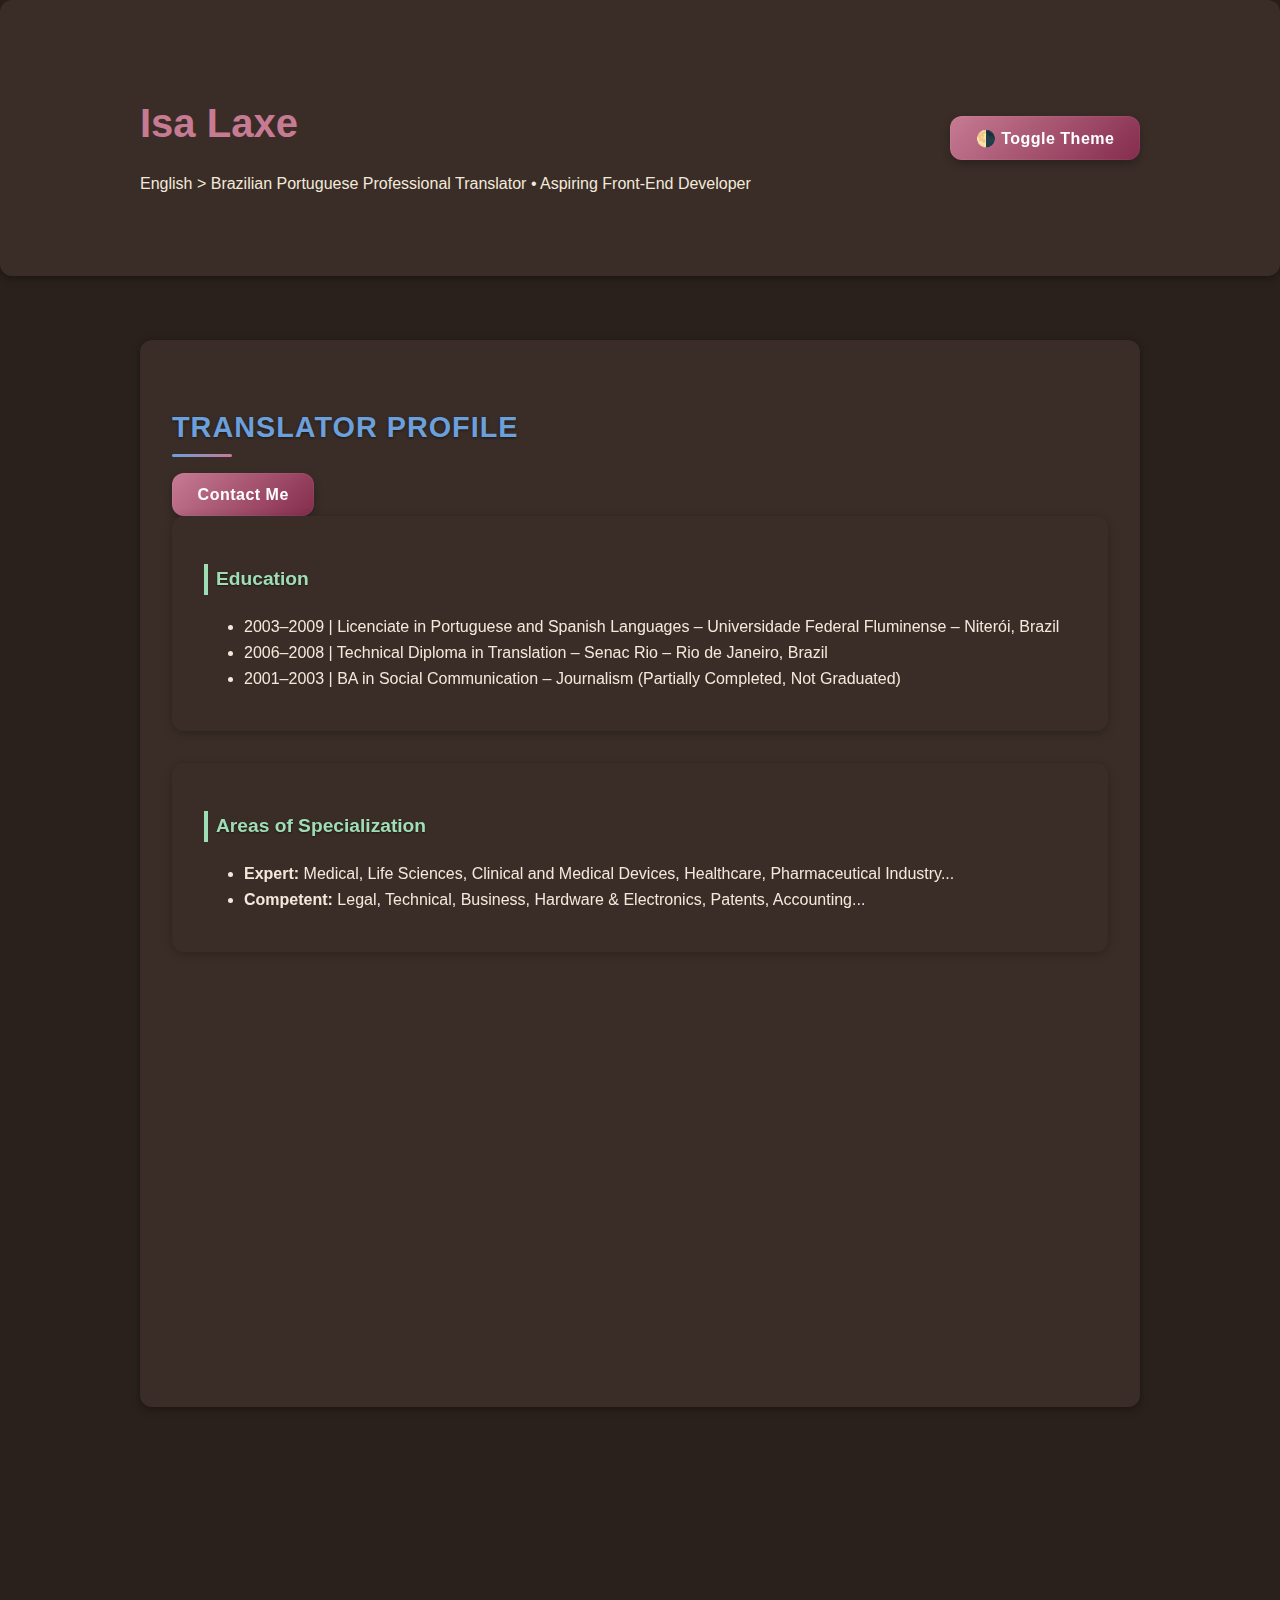
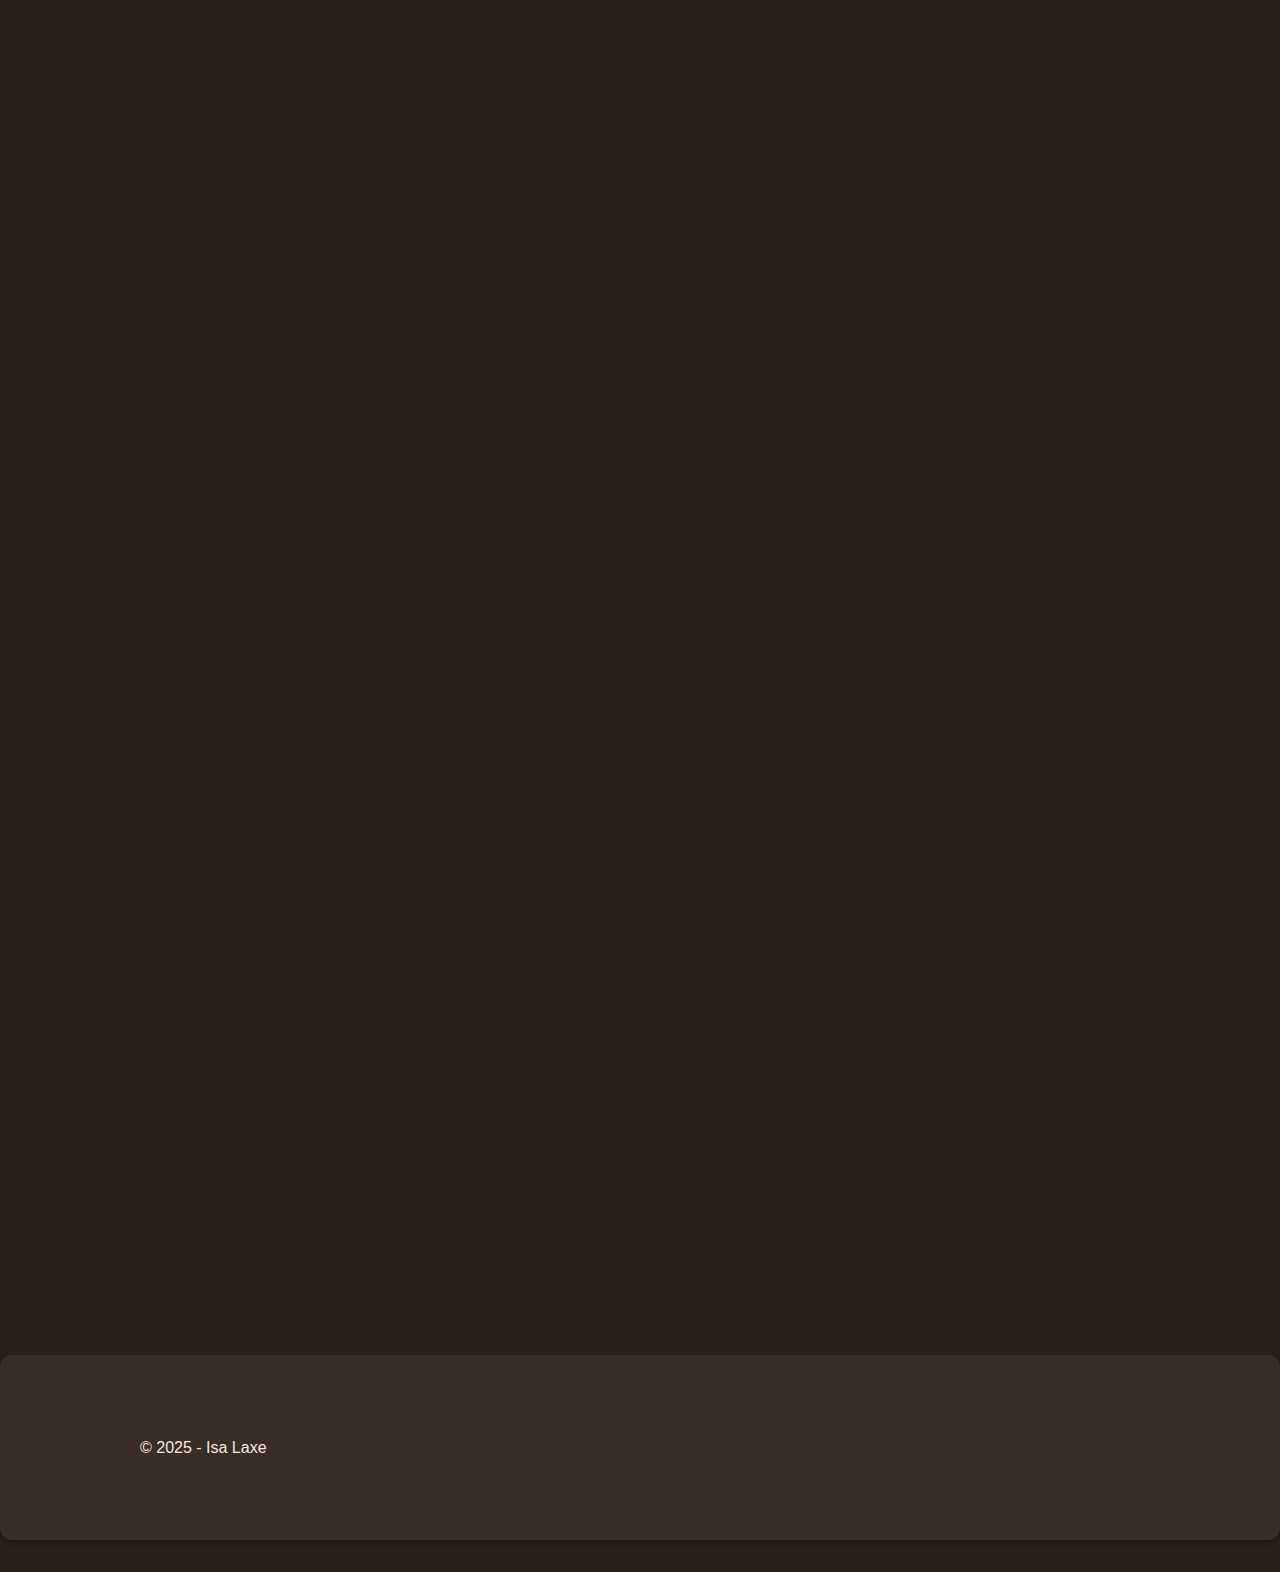
<file: index.html>
<!DOCTYPE html>
<html lang="en">
<head>
  <meta charset="UTF-8">
  <meta name="viewport" content="width=device-width, initial-scale=1.0">
  <title>Isa Laxe - Translator & Front-End Learner</title>
  <link rel="stylesheet" href="style.css">
  <link rel="stylesheet" href="https://cdnjs.cloudflare.com/ajax/libs/font-awesome/6.5.0/css/all.min.css">
</head>

<body>

  <!-- CABEÇALHO (HEADER)
    A tag <header> é usada para o topo da página, geralmente contendo o título principal e navegação.
    Colocamos a div.container dentro para manter o conteúdo centralizado. -->
  <header class="page-header">
    <div class="container">
      <div>
      <h1>Isa Laxe</h1>
      <p>English > Brazilian Portuguese Professional Translator • Aspiring Front-End Developer</p>
      </div>
      <button id="toggle-theme">🌗 Toggle Theme</button>
    </div>
  </header>

  <!-- CONTEÚDO PRINCIPAL (MAIN)
    A tag <main> envolve todo o conteúdo principal da sua página. Isso ajuda leitores de tela e o Google
    a entenderem qual é a parte mais importante do seu site. -->
  <main>
    <div class="container">

      <!-- SEÇÃO: PERFIL DE TRADUTORA
        Usamos <section> para agrupar conteúdos relacionados. -->
      <section id="translator-profile">
        <h2>Translator Profile</h2>
        <a href="#contact"><button>Contact Me</button></a>

        <!-- ARTIGO: EDUCAÇÃO
          Usamos <article> para um bloco de conteúdo que faz sentido por si só. -->
        <article class="info-section">
          <h3>Education</h3>
          <ul>
            <li>2003–2009 | Licenciate in Portuguese and Spanish Languages – Universidade Federal Fluminense – Niterói, Brazil</li>
            <li>2006–2008 | Technical Diploma in Translation – Senac Rio – Rio de Janeiro, Brazil</li>
            <li>2001–2003 | BA in Social Communication – Journalism (Partially Completed, Not Graduated)</li>
          </ul>
        </article>

        <article class="info-section">
          <h3>Areas of Specialization</h3>
          <ul>
            <li><strong>Expert:</strong> Medical, Life Sciences, Clinical and Medical Devices, Healthcare, Pharmaceutical Industry...</li>
            <li><strong>Competent:</strong> Legal, Technical, Business, Hardware & Electronics, Patents, Accounting...</li>
          </ul>
        </article>

        <article class="info-section">
          <h3>CAT Tools</h3>
          <ul>
            <li>SDL Trados, Wordfast, MemoQ, Phrase, XTM, etc.</li>
          </ul>
        </article>

        <article class="info-section">
          <h3>Services</h3>
          <ul>
            <li>Translation, MTPE, LQA, Transcreation, AI Annotation, Prompting...</li>
          </ul>
        </article>
      </section>

      <!-- SEÇÃO: EXPERIÊNCIA PROFISSIONAL -->
      <section id="experience">
        <h2>Professional Experience</h2>

        <details open>
          <summary>
            <!-- A tag <h3> dá mais importância semântica do que um <h4> ou <p> -->
            <h3 class="section-heading">
              <i class="fa-solid fa-briefcase"></i> Key Clients & Long-Term Collaborations
            </h3>
          </summary>
          <div class="client-list">

            <!-- Cada cliente vira um <article> com um título <h4>. Isso cria uma hierarquia clara:
            <h2> (Título da Seção) -> <h3> (Título do Grupo) -> <h4> (Título do Item) -->
            <article class="client-block">
              <h4><small>2007–Present</small> | Brazilian Portuguese Independent Translator, Proofreader, Editor, Quality Manager, AI Annotator</h4>
            </article>

            <article class="client-block">
              <h4><small>2019–Present</small> | Acclaro (formerly Jonckers)</h4>
              <ul>
                <li>Translation, Proofreading, MTPE across multiple verticals</li>
              </ul>
            </article>

            <article class="client-block">
              <h4><small>2018–Present</small> | Acolad (formerly Amplexor)</h4>
              <ul>
                <li>Translation, Proofreading, MTPE across multiple verticals</li>
              </ul>
            </article>

            <article class="client-block">
              <h4><small>2017–Present</small> | CQ Fluency</h4>
              <ul>
                <li>Translation, Editing, Proofreading, LQA, QC for Life & Sciences and Clinical & Healthcare Marketing, Clinical Protocols & Reports</li>
              </ul>
            </article>

            <article class="client-block">
              <h4><small>2015–Present</small> | RWS Moravia</h4>
              <ul>
                <li>Translation and transcreation in Marketing, Life Sciences, and Software</li>
                <li>AI annotation and LLM writing, NLU training for LLM</li>
              </ul>
            </article>

            <article class="client-block">
              <h4><small>2013–Present</small> | TransPerfect</h4>
              <ul>
                <li>Translation, Editing, Proofreading, LQA for Clinical & Healthcare Marketing, Clinical Protocols & Reports</li>
              </ul>
            </article>

            <article class="client-block">
              <h4><small>2014–Present</small> | HCR Language Solutions</h4>
              <ul>
                <li>Translation, MTPE, and Transcreation across multiple verticals</li>
              </ul>
            </article>

            <article class="client-block">
              <h4><small>2012–Present</small> | Propio (formerly ULG Group)</h4>
              <ul>
                <li>Translation, Editing, MTPE, and LQA of Marketing & Healthcare Device content</li>
              </ul>
            </article>

            <article class="client-block">
              <h4><small>2012–Present</small> | L10N Studio</h4>
              <ul>
                <li>Translation and MTPE for clinical documentation, healthcare marketing, business and mechanical content</li>
              </ul>
            </article>

          </div>
        </details>

        <details>
          <summary>
            <h3 class="section-heading">
              <i class="fa-solid fa-laptop-code"></i> Freelance and In-House Translation Projects
            </h3>
          </summary>
          <div class="client-list secondary">
            <article class="client-block">
              <h4><small>2007–2019</small> | Freelance and In-House Translation Projects</h4>
              <ul class="subtopics">
                <li><strong>Website Localization & IT:</strong> Compass Languages, Tradestar — IT document translation</li>
                <li><strong>Publishing & Literary:</strong> Retorno 201 (Editora Gryphus), DVD inserts for Folha de S. Paulo, abridged classics (e.g. Robinson Crusoe)</li>
                <li><strong>Corporate & Academic:</strong> Fundação Getúlio Vargas, Fagga|GL Exhibitions — fashion, textile, public security</li>
                <li><strong>Medical & Scientific:</strong> Sociedade Brasileira de Cardiologia — 200,000+ words of clinical studies and reports</li>
                <li><strong>Multidisciplinary:</strong> Viva Translations — LQA/QA and localization across domains:</li>
                <ul>
                  <li>Website, web services, software, and mobile apps</li>
                  <li>IT content, e-commerce, medical devices, pharma, business, insurance</li>
                  <li>Patents for smoking, IT, and pharmaceutical industries</li>
                </ul>
                <li><strong>In-House:</strong> Grupo Primacy Translations (2007–2008)</li>
              </ul>
            </article>
          </div>
        </details>
      </section>

      <!-- SEÇÃO: PERFIL DE FRONT-END LEARNER -->
      <section id="frontend-profile">
        <h2>Front-End Learner Profile</h2>

        <article class="info-section">
          <h3>Education</h3>
          <ul>
            <!-- Repetir a educação aqui pode ser opcional, mas mantive como no original -->
            <li>2003–2009 | Licenciate in Portuguese and Spanish Languages – Universidade Federal Fluminense – Niterói, Brazil</li>
            <li>2006–2008 | Technical Diploma in Translation – Senac Rio – Rio de Janeiro, Brazil</li>
            <li>2001–2003 | BA in Social Communication – Journalism (Partially Completed, Not Graduated) – Faculdades Integradas Hélio Alonso – Rio de Janeiro, Brazil</li>
          </ul>
        </article>

        <article class="info-section">
          <h3>Currently Learning</h3>
          <ul>
            <li>HTML, CSS and JavaScript</li>
            <li>Version Control with Git & GitHub</li>
            <li>Web Project Structure and Best Practices</li>
          </ul>
        </article>

        <article class="info-section">
          <details>
            <summary><h3>Mini Projects</h3></summary>
            <ul>
              <li><strong>Portfolio Website:</strong> This site!</li>
              <li><strong>To-Do List App:</strong> A JavaScript project to manage tasks</li>
              <li><strong>Responsive Layout:</strong> Practicing mobile-first design</li>
            </ul>
          </details>
        </article>
      </section>

      <!-- SEÇÃO: CONTATO -->
      <section id="contact">
        <h2>Contact</h2>
        <p><i class="fa-solid fa-envelope"></i> <a href="mailto:isalaxe@gmail.com">isalaxe@gmail.com</a></p>
        <p><i class="fa-brands fa-linkedin"></i> <a href="https://linkedin.com/in/isalaxe" target="_blank" rel="noopener">linkedin.com/in/isalaxe</a></p>
        <p><i class="fa-brands fa-github"></i> <a href="https://github.com/isalaxe" target="_blank" rel="noopener">github.com/isalaxe</a></p>
        <a href="mailto:isalaxe@gmail.com"><button>📧 Get in Touch</button></a>
      </section>

    </div>
  </main>

  <!-- RODAPÉ (FOOTER)
    A tag <footer> é para o final da página, geralmente com informações de copyright ou links secundários. -->
  <footer class="page-footer">
    <div class="container">
      <p>&copy; 2025 - Isa Laxe</p>
    </div>
  </footer>

  <!-- SEUS SCRIPTS DEVEM FICAR AQUI, NO FINAL DO BODY -->
  <script>
    const elements = document.querySelectorAll('section, .info-section, .client-block');
    const observer = new IntersectionObserver((entries) => {
      entries.forEach(entry => {
        if (entry.isIntersecting) {
          entry.target.classList.add('reveal-visible');
        }
      });
    });

    elements.forEach(el => {
      el.classList.add('reveal');
      observer.observe(el);
    });
  </script>
  <script>
    const toggleBtn = document.getElementById("toggle-theme");
    const body = document.body;

    if (localStorage.getItem("theme") === "light") {
      body.classList.add("light-theme");
    }

    toggleBtn.addEventListener("click", () => {
      body.classList.toggle("light-theme");

      if (body.classList.contains("light-theme")) {
        localStorage.setItem("theme", "light");
      } else {
        localStorage.setItem("theme", "dark");
        // Corrigido: Precisamos remover a chave ou setar como 'dark'
        // localStorage.removeItem("theme"); -> Uma opção
        localStorage.setItem("theme", "dark"); // -> Melhor opção para consistência
      }
    });
  </script>

</body>
</html>
</file>
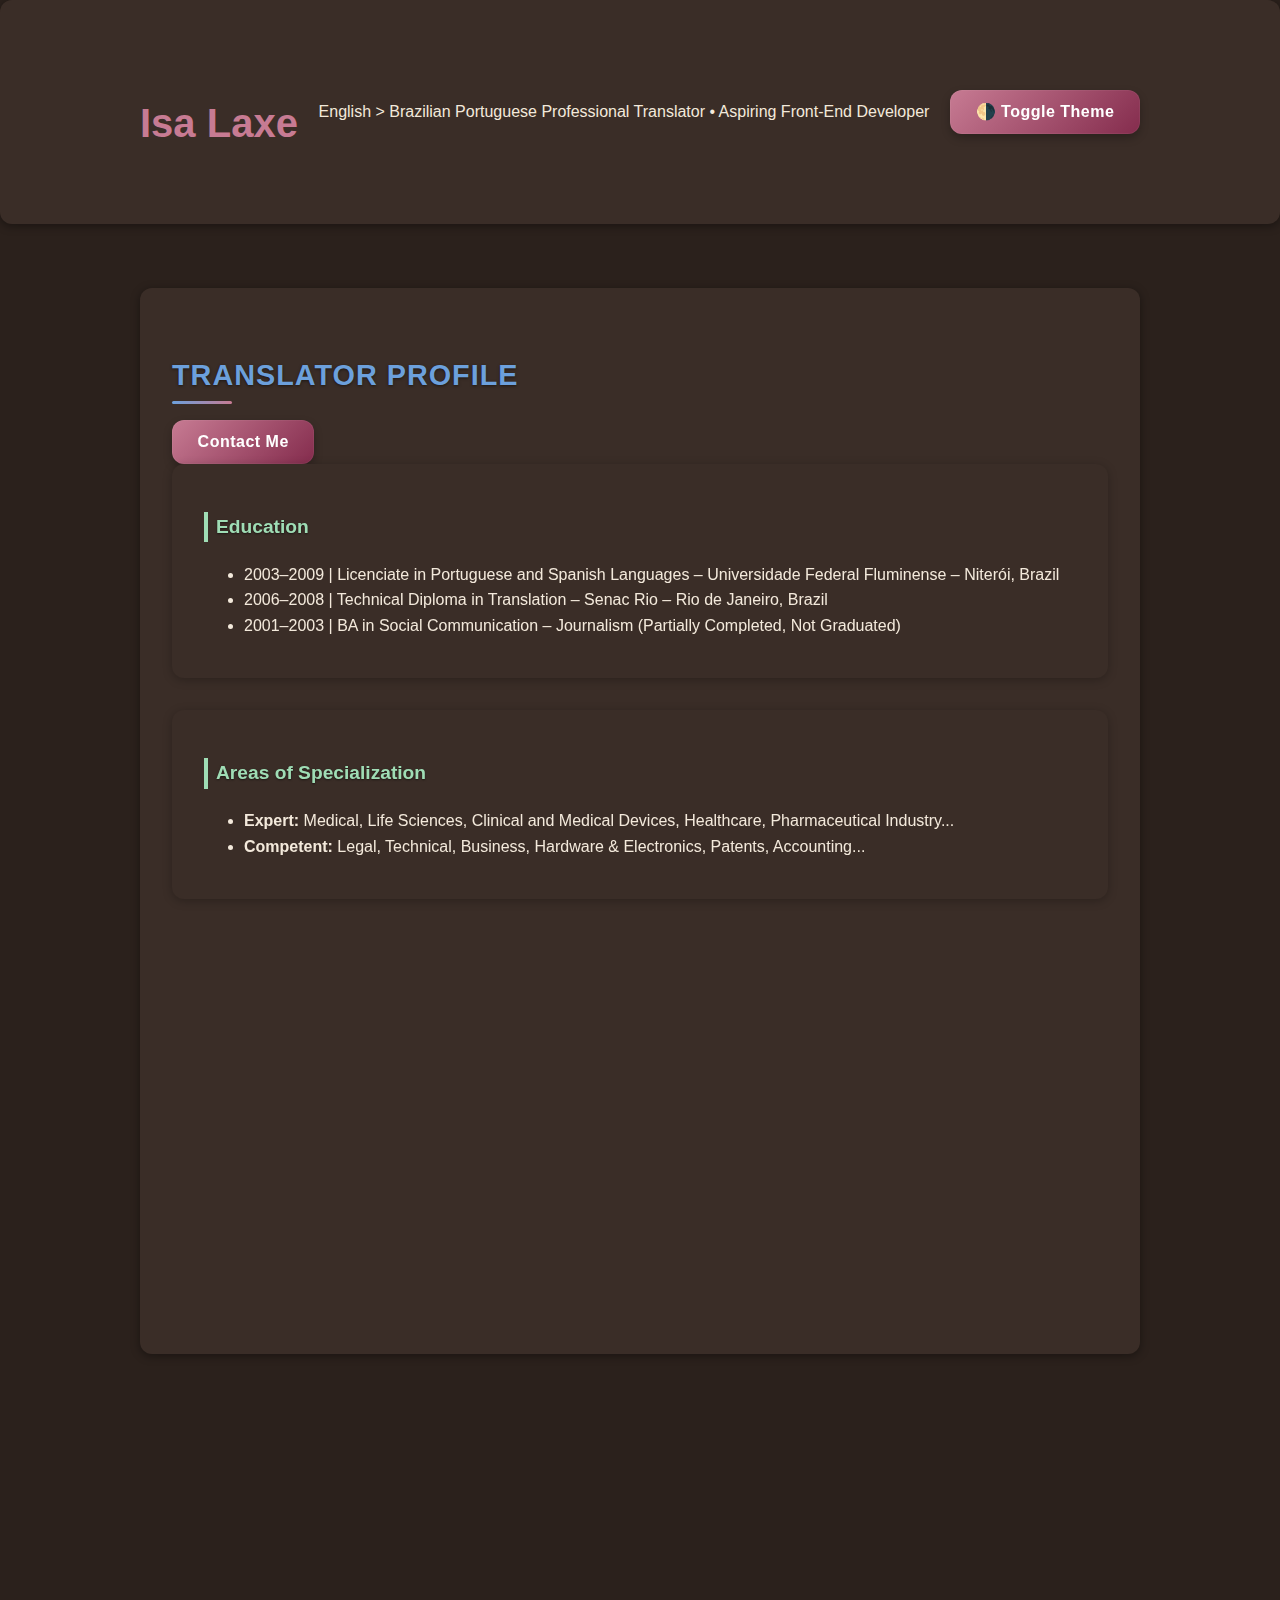
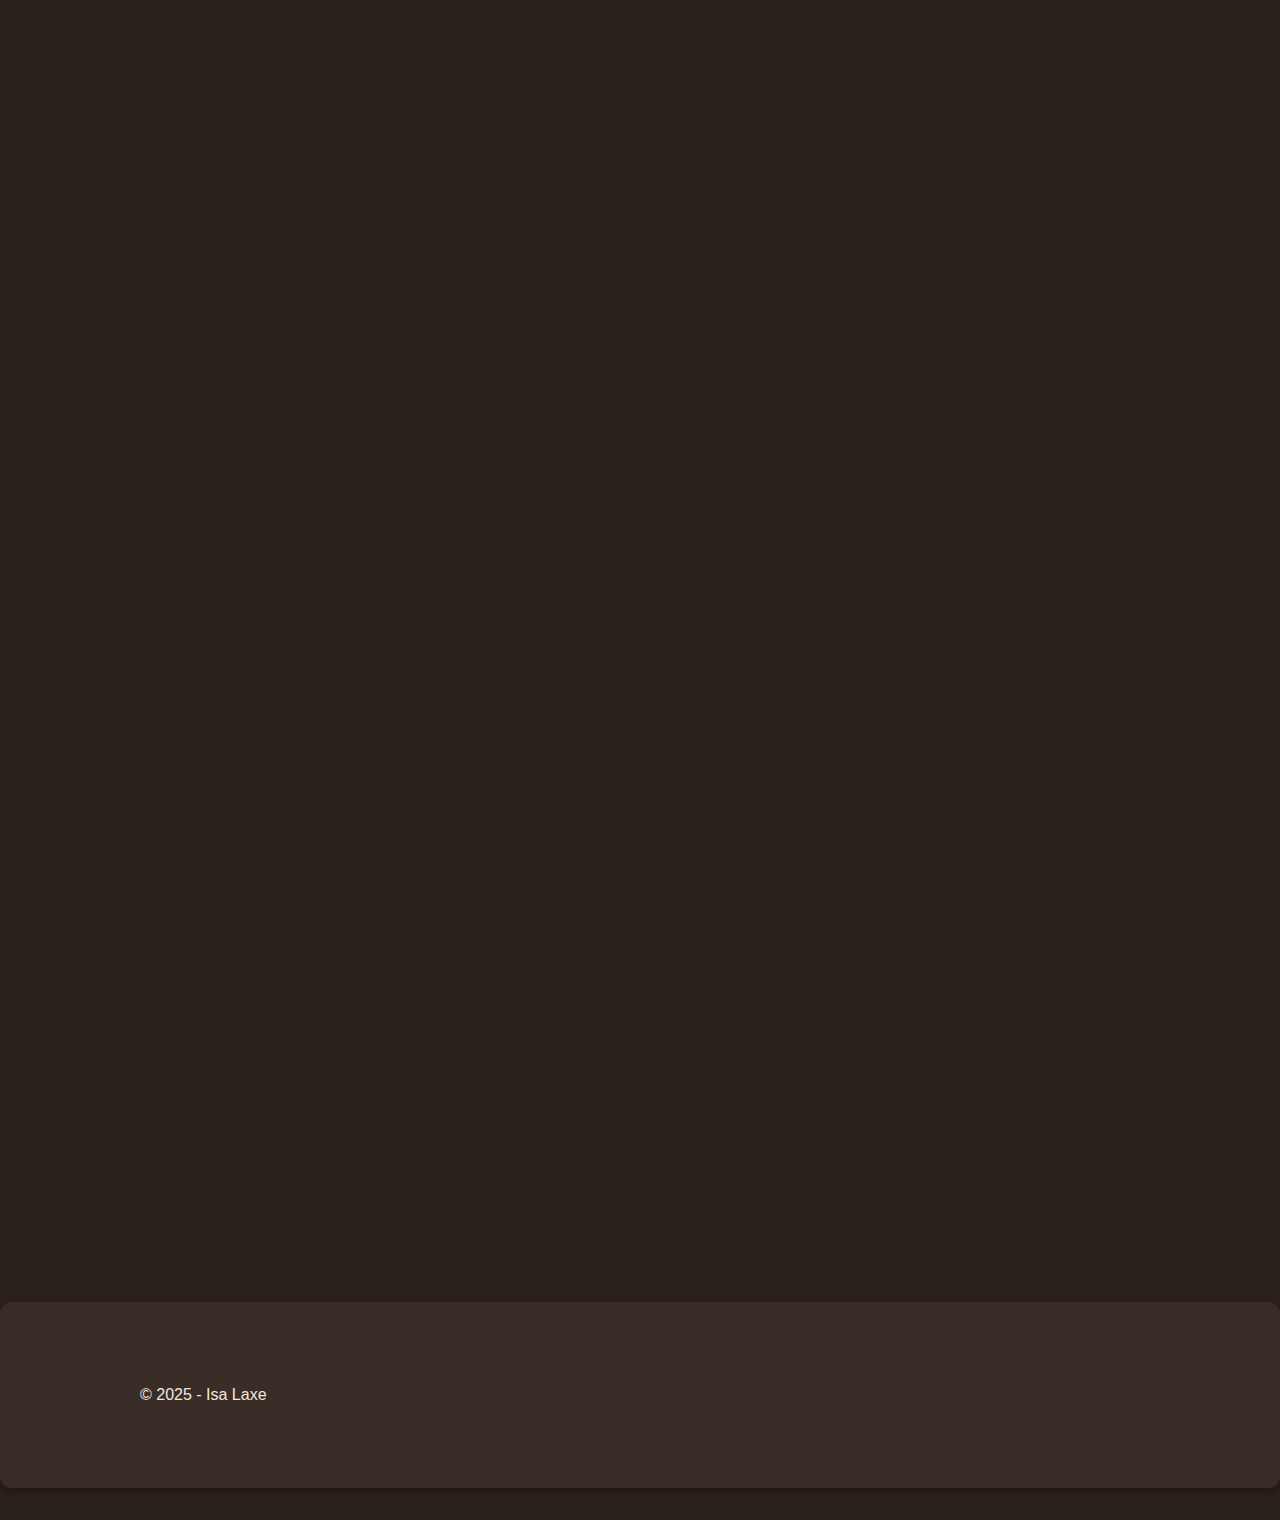
<file: index_1.html>
<!DOCTYPE html>
<html lang="en">
<head>
  <meta charset="UTF-8">
  <meta name="viewport" content="width=device-width, initial-scale=1.0">
  <title>Isa Laxe - Translator & Front-End Learner</title>
  <link rel="stylesheet" href="style.css">
  <link rel="stylesheet" href="https://cdnjs.cloudflare.com/ajax/libs/font-awesome/6.5.0/css/all.min.css">
</head>

<body>

  <!-- CABEÇALHO (HEADER)
    A tag <header> é usada para o topo da página, geralmente contendo o título principal e navegação.
    Colocamos a div.container dentro para manter o conteúdo centralizado. -->
  <header class="page-header">
    <div class="container">
      <h1>Isa Laxe</h1>
      <p>English > Brazilian Portuguese Professional Translator • Aspiring Front-End Developer</p>
      <button id="toggle-theme">🌗 Toggle Theme</button>
    </div>
  </header>

  <!-- CONTEÚDO PRINCIPAL (MAIN)
    A tag <main> envolve todo o conteúdo principal da sua página. Isso ajuda leitores de tela e o Google
    a entenderem qual é a parte mais importante do seu site. -->
  <main>
    <div class="container">

      <!-- SEÇÃO: PERFIL DE TRADUTORA
        Usamos <section> para agrupar conteúdos relacionados. -->
      <section id="translator-profile">
        <h2>Translator Profile</h2>
        <a href="#contact"><button>Contact Me</button></a>

        <!-- ARTIGO: EDUCAÇÃO
          Usamos <article> para um bloco de conteúdo que faz sentido por si só. -->
        <article class="info-section">
          <h3>Education</h3>
          <ul>
            <li>2003–2009 | Licenciate in Portuguese and Spanish Languages – Universidade Federal Fluminense – Niterói, Brazil</li>
            <li>2006–2008 | Technical Diploma in Translation – Senac Rio – Rio de Janeiro, Brazil</li>
            <li>2001–2003 | BA in Social Communication – Journalism (Partially Completed, Not Graduated)</li>
          </ul>
        </article>

        <article class="info-section">
          <h3>Areas of Specialization</h3>
          <ul>
            <li><strong>Expert:</strong> Medical, Life Sciences, Clinical and Medical Devices, Healthcare, Pharmaceutical Industry...</li>
            <li><strong>Competent:</strong> Legal, Technical, Business, Hardware & Electronics, Patents, Accounting...</li>
          </ul>
        </article>

        <article class="info-section">
          <h3>CAT Tools</h3>
          <ul>
            <li>SDL Trados, Wordfast, MemoQ, Phrase, XTM, etc.</li>
          </ul>
        </article>

        <article class="info-section">
          <h3>Services</h3>
          <ul>
            <li>Translation, MTPE, LQA, Transcreation, AI Annotation, Prompting...</li>
          </ul>
        </article>
      </section>

      <!-- SEÇÃO: EXPERIÊNCIA PROFISSIONAL -->
      <section id="experience">
        <h2>Professional Experience</h2>

        <details open>
          <summary>
            <!-- A tag <h3> dá mais importância semântica do que um <h4> ou <p> -->
            <h3 class="section-heading">
              <i class="fa-solid fa-briefcase"></i> Key Clients & Long-Term Collaborations
            </h3>
          </summary>
          <div class="client-list">

            <!-- Cada cliente vira um <article> com um título <h4>. Isso cria uma hierarquia clara:
            <h2> (Título da Seção) -> <h3> (Título do Grupo) -> <h4> (Título do Item) -->
            <article class="client-block">
              <h4><small>2007–Present</small> | Brazilian Portuguese Independent Translator, Proofreader, Editor, Quality Manager, AI Annotator</h4>
            </article>

            <article class="client-block">
              <h4><small>2019–Present</small> | Acclaro (formerly Jonckers)</h4>
              <ul>
                <li>Translation, Proofreading, MTPE across multiple verticals</li>
              </ul>
            </article>

            <article class="client-block">
              <h4><small>2018–Present</small> | Acolad (formerly Amplexor)</h4>
              <ul>
                <li>Translation, Proofreading, MTPE across multiple verticals</li>
              </ul>
            </article>

            <article class="client-block">
              <h4><small>2017–Present</small> | CQ Fluency</h4>
              <ul>
                <li>Translation, Editing, Proofreading, LQA, QC for Life & Sciences and Clinical & Healthcare Marketing, Clinical Protocols & Reports</li>
              </ul>
            </article>

            <article class="client-block">
              <h4><small>2015–Present</small> | RWS Moravia</h4>
              <ul>
                <li>Translation and transcreation in Marketing, Life Sciences, and Software</li>
                <li>AI annotation and LLM writing, NLU training for LLM</li>
              </ul>
            </article>

            <article class="client-block">
              <h4><small>2013–Present</small> | TransPerfect</h4>
              <ul>
                <li>Translation, Editing, Proofreading, LQA for Clinical & Healthcare Marketing, Clinical Protocols & Reports</li>
              </ul>
            </article>

            <article class="client-block">
              <h4><small>2014–Present</small> | HCR Language Solutions</h4>
              <ul>
                <li>Translation, MTPE, and Transcreation across multiple verticals</li>
              </ul>
            </article>

            <article class="client-block">
              <h4><small>2012–Present</small> | Propio (formerly ULG Group)</h4>
              <ul>
                <li>Translation, Editing, MTPE, and LQA of Marketing & Healthcare Device content</li>
              </ul>
            </article>

            <article class="client-block">
              <h4><small>2012–Present</small> | L10N Studio</h4>
              <ul>
                <li>Translation and MTPE for clinical documentation, healthcare marketing, business and mechanical content</li>
              </ul>
            </article>

          </div>
        </details>

        <details>
          <summary>
            <h3 class="section-heading">
              <i class="fa-solid fa-laptop-code"></i> Freelance and In-House Translation Projects
            </h3>
          </summary>
          <div class="client-list secondary">
            <article class="client-block">
              <h4><small>2007–2019</small> | Freelance and In-House Translation Projects</h4>
              <ul class="subtopics">
                <li><strong>Website Localization & IT:</strong> Compass Languages, Tradestar — IT document translation</li>
                <li><strong>Publishing & Literary:</strong> Retorno 201 (Editora Gryphus), DVD inserts for Folha de S. Paulo, abridged classics (e.g. Robinson Crusoe)</li>
                <li><strong>Corporate & Academic:</strong> Fundação Getúlio Vargas, Fagga|GL Exhibitions — fashion, textile, public security</li>
                <li><strong>Medical & Scientific:</strong> Sociedade Brasileira de Cardiologia — 200,000+ words of clinical studies and reports</li>
                <li><strong>Multidisciplinary:</strong> Viva Translations — LQA/QA and localization across domains:</li>
                <ul>
                  <li>Website, web services, software, and mobile apps</li>
                  <li>IT content, e-commerce, medical devices, pharma, business, insurance</li>
                  <li>Patents for smoking, IT, and pharmaceutical industries</li>
                </ul>
                <li><strong>In-House:</strong> Grupo Primacy Translations (2007–2008)</li>
              </ul>
            </article>
          </div>
        </details>
      </section>

      <!-- SEÇÃO: PERFIL DE FRONT-END LEARNER -->
      <section id="frontend-profile">
        <h2>Front-End Learner Profile</h2>

        <article class="info-section">
          <h3>Education</h3>
          <ul>
            <!-- Repetir a educação aqui pode ser opcional, mas mantive como no original -->
            <li>2003–2009 | Licenciate in Portuguese and Spanish Languages – Universidade Federal Fluminense – Niterói, Brazil</li>
            <li>2006–2008 | Technical Diploma in Translation – Senac Rio – Rio de Janeiro, Brazil</li>
            <li>2001–2003 | BA in Social Communication – Journalism (Partially Completed, Not Graduated) – Faculdades Integradas Hélio Alonso – Rio de Janeiro, Brazil</li>
          </ul>
        </article>

        <article class="info-section">
          <h3>Currently Learning</h3>
          <ul>
            <li>HTML, CSS and JavaScript</li>
            <li>Version Control with Git & GitHub</li>
            <li>Web Project Structure and Best Practices</li>
          </ul>
        </article>

        <article class="info-section">
          <details>
            <summary><h3>Mini Projects</h3></summary>
            <ul>
              <li><strong>Portfolio Website:</strong> This site!</li>
              <li><strong>To-Do List App:</strong> A JavaScript project to manage tasks</li>
              <li><strong>Responsive Layout:</strong> Practicing mobile-first design</li>
            </ul>
          </details>
        </article>
      </section>

      <!-- SEÇÃO: CONTATO -->
      <section id="contact">
        <h2>Contact</h2>
        <p><i class="fa-solid fa-envelope"></i> <a href="mailto:isalaxe@gmail.com">isalaxe@gmail.com</a></p>
        <p><i class="fa-brands fa-linkedin"></i> <a href="https://linkedin.com/in/isalaxe" target="_blank" rel="noopener">linkedin.com/in/isalaxe</a></p>
        <p><i class="fa-brands fa-github"></i> <a href="https://github.com/isalaxe" target="_blank" rel="noopener">github.com/isalaxe</a></p>
        <a href="mailto:isalaxe@gmail.com"><button>📧 Get in Touch</button></a>
      </section>

    </div>
  </main>

  <!-- RODAPÉ (FOOTER)
    A tag <footer> é para o final da página, geralmente com informações de copyright ou links secundários. -->
  <footer class="page-footer">
    <div class="container">
      <p>&copy; 2025 - Isa Laxe</p>
    </div>
  </footer>

  <!-- SEUS SCRIPTS DEVEM FICAR AQUI, NO FINAL DO BODY -->
  <script>
    const elements = document.querySelectorAll('section, .info-section, .client-block');
    const observer = new IntersectionObserver((entries) => {
      entries.forEach(entry => {
        if (entry.isIntersecting) {
          entry.target.classList.add('reveal-visible');
        }
      });
    });

    elements.forEach(el => {
      el.classList.add('reveal');
      observer.observe(el);
    });
  </script>
  <script>
    const toggleBtn = document.getElementById("toggle-theme");
    const body = document.body;

    if (localStorage.getItem("theme") === "light") {
      body.classList.add("light-theme");
    }

    toggleBtn.addEventListener("click", () => {
      body.classList.toggle("light-theme");

      if (body.classList.contains("light-theme")) {
        localStorage.setItem("theme", "light");
      } else {
        localStorage.setItem("theme", "dark");
        // Corrigido: Precisamos remover a chave ou setar como 'dark'
        // localStorage.removeItem("theme"); -> Uma opção
        localStorage.setItem("theme", "dark"); // -> Melhor opção para consistência
      }
    });
  </script>

</body>
</html>
</file>
<file: style.css>
/* ======= COLOR VARIABLES ======= */
:root {
  --bg-color: #2b211c;
  --text-color: #f3e9db;
  --accent-blue: #6ca0dc;
  --accent-green: #9fddb5;
  --accent-rose: #c77b93;
  --section-bg: #3a2d27;
}

/* ======= GENERAL STYLES ======= */
html {
  scroll-behavior: smooth;
}

body {
  background-color: var(--bg-color);
  color: var(--text-color);
  font-family: 'Segoe UI', sans-serif;
  margin: 0;
  padding: 0;
  line-height: 1.6;
  animation: fadeIn 1s ease-in;
}

@keyframes fadeIn {
  from { opacity: 0; transform: translateY(20px); }
  to { opacity: 1; transform: translateY(0); }
}

.container {
  max-width: 1000px;
  margin: 0 auto;
  padding: 2rem;
}

/* ======= LAYOUT COM FLEXBOX ======= */

.page-header .container {
  /* PASSO 1: Ativa o modo Flexbox no container do cabeçalho */
  display: flex;

  /* PASSO 2: Alinha os itens na horizontal, com espaço entre eles */
  justify-content: space-between;

  /* PASSO 3: Alinha os itens na vertical, para que fiquem centralizados */
  align-items: center;
}

header, section, footer {
  background-color: var(--section-bg);
  padding: 2rem;
  margin-bottom: 2rem;
  border-radius: 12px;
  box-shadow: 0 2px 10px rgba(0,0,0,0.4);
  transition: transform 0.3s ease, box-shadow 0.3s ease;
}

header:hover, section:hover, .info-section:hover {
  transform: translateY(-4px);
  box-shadow: 0 4px 16px rgba(0,0,0,0.3);
}

h1 {
  color: var(--accent-rose);
  font-size: 2.5rem;
  margin-bottom: 0.3rem;
}

h2 {
  color: var(--accent-blue);
  font-size: 1.8rem;
  margin-top: 2rem;
  margin-bottom: 1rem;
  font-weight: 700;
  text-transform: uppercase;
  letter-spacing: 1px;
  position: relative;
  padding-bottom: 0.4rem;
  text-shadow: 0 1px 3px rgba(0,0,0,0.5);
}

h2::after {
  content: "";
  position: absolute;
  left: 0;
  bottom: 0;
  width: 60px;
  height: 3px;
  background: linear-gradient(90deg, var(--accent-blue), var(--accent-rose));
  border-radius: 2px;
}

h3 {
  color: var(--accent-green);
  font-size: 1.2rem;
  margin-top: 1.5rem;
  font-weight: 600;
  text-shadow: 0 1px 2px rgba(0,0,0,0.5);
  border-left: 4px solid var(--accent-green);
  padding-left: 0.5rem;
}

h4.section-heading {
  font-size: 1.2rem;
  font-weight: 600;
  margin-top: 2rem;
  margin-bottom: 1rem;
  color: var(--accent-blue);
  display: flex;
  align-items: center;
  gap: 0.6rem;
}

h4.section-heading i {
  color: var(--accent-rose);
}

/* ======= LINKS ======= */
a {
  color: var(--accent-blue);
  text-decoration: none;
}

a:hover {
  text-decoration: underline;
}

/* ======= BUTTON ======= */
button {
  background: linear-gradient(135deg, var(--accent-rose), #842c4d);
  color: #fff;
  border: none;
  padding: 0.8rem 1.6rem;
  font-size: 1rem;
  font-weight: 600;
  border-radius: 12px;
  cursor: pointer;
  box-shadow: 0 4px 8px rgba(0,0,0,0.25), 0 0 0 1px rgba(255,255,255,0.05) inset;
  transition: all 0.3s ease;
  letter-spacing: 0.5px;
  backdrop-filter: blur(2px);
}

button:hover {
  transform: translateY(-2px);
  background: linear-gradient(135deg, #842c4d, var(--accent-rose));
  box-shadow: 0 6px 12px rgba(0,0,0,0.3);
}

/* ======= CONTACT ======= */
#contact p {
  display: flex;
  align-items: center;
  gap: 0.6rem;
  margin-bottom: 1rem;
}

#contact i {
  font-size: 1.4rem;
  color: var(--accent-blue);
  transition: transform 0.2s ease;
}

#contact a {
  color: var(--text-color);
  text-decoration: none;
  transition: color 0.3s ease;
}

#contact a:hover {
  color: var(--accent-blue);
}

#contact i:hover {
  transform: scale(1.2);
}

.fa-envelope {
  color: var(--accent-blue);
}

.fa-linkedin {
  color: #0077b5;
}

.fa-github {
  color: var(--accent-rose);
}

/* ======= CLIENT LIST ======= */
.client-list {
  margin-bottom: 2rem;
}

.client-block {
  background-color: #2a1f1a;
  border-radius: 10px;
  padding: 1rem 1.5rem;
  margin-bottom: 1rem;
  box-shadow: 0 0 4px rgba(0, 0, 0, 0.3);
  transition: transform 0.3s ease, box-shadow 0.3s ease;
}

/* ===== AJUSTE PARA O NOVO HTML DA SEÇÃO DE EXPERIÊNCIA ===== */

.client-block h4 {
  font-weight: 600; /* Aumentei um pouco o peso para dar mais destaque */
  color: var(--text-color);
  margin-top: 0;    /* Remove a margem superior que os títulos (h4) têm por padrão */
  margin-bottom: 0.4rem;
  line-height: 1.4; /* Melhora o espaçamento caso o título quebre em duas linhas */
}

.client-block h4 small {
  font-weight: 400;     /* Deixa a fonte da data mais leve que a do título */
  color: #d6ccc2;        /* Usa uma cor um pouco mais suave para a data */
  margin-right: 0.5rem; /* Adiciona um pequeno espaço entre a data e o título */
  display: block;       /* Faz a data ficar em uma linha própria acima do título (opcional, mas fica bom!) */
}

.client-block ul {
  padding-left: 1.5rem;
  color: #d6ccc2;
  font-size: 0.95rem;
  line-height: 1.5;
}

.client-list.secondary {
  background-color: #2f2622;
  border-left: 3px solid #5b4637;
  padding: 1.2rem 1.5rem;
  border-radius: 10px;
}

.client-list.secondary .client-block {
  background-color: transparent;
  box-shadow: none;
  padding: 0;
}

/* ======= UTILITY ======= */
.subtopics {
  list-style-type: '▸ ';
  padding-left: 1.5rem;
  margin-top: 0.6rem;
  font-size: 0.95rem;
  line-height: 1.6;
}

.info-section {
  background-color: var(--section-bg);
  padding: 1.5rem 2rem;
  border-radius: 12px;
  box-shadow: 0 2px 10px rgba(0,0,0,0.25);
  margin-bottom: 2rem;
  transition: transform 0.3s ease, box-shadow 0.3s ease;
}

/* ======= COLLAPSIBLES ======= */
details {
  background-color: #2a1f1a;
  padding: 1rem;
  border-radius: 8px;
  margin-bottom: 1rem;
  cursor: pointer;
  transition: all 0.3s ease;
}

summary {
  font-weight: bold;
  color: var(--accent-blue);
  font-size: 1.1rem;
  margin-bottom: 0.5rem;
}

details[open] {
  background-color: #3a2d27;
  box-shadow: 0 2px 10px rgba(0,0,0,0.3);
}

/* ======= SCROLL REVEAL ======= */
.reveal {
  opacity: 0;
  transform: translateY(20px);
  transition: all 0.6s ease-out;
}

.reveal-visible {
  opacity: 1;
  transform: translateY(0);
}

/* ======= RESPONSIVE ======= */
@media (max-width: 768px) {
  .container {
    padding: 1rem;
  }

  h1 {
    font-size: 2rem;
    text-align: center;
  }

  h2, h3, h4 {
    font-size: 1.1rem;
  }

  button {
    width: 100%;
    padding: 1rem;
    font-size: 1.1rem;
  }

  .client-block, .info-section, header, footer, section {
    padding: 1rem;
  }

  #contact p {
    flex-direction: column;
    align-items: flex-start;
    gap: 0.3rem;
  }
}
/* ======= REFINO VISUAL DOS DETAILS ======= */
details summary {
  padding-left: 0.2rem;
  text-shadow: 0 1px 2px rgba(0,0,0,0.5);
  transition: color 0.3s ease;
}

details[open] summary {
  color: var(--accent-green);
}

details ul {
  margin-top: 0.8rem;
  padding-left: 1.5rem;
  list-style-type: disc;
  color: var(--text-color);
  font-size: 0.95rem;
}
/* ======= LIGHT THEME (VERSÃO 7.0 - CORREÇÃO FINAL) ======= */

body.light-theme {
  --bg-color: #fcfbf9;
  --section-bg: #f7f3ed;
  --text-primary: #6A3D21;                  /* Cor do texto principal */
  --text-secondary: #C29470;                
  --accent-primary: #B2D9C4;                
  --accent-secondary: #cc7fb5;              
  --shadow-color: rgba(106, 61, 33, 0.1); 
  --border-color: #e9e4dd;
}

body.light-theme {
  background-color: var(--bg-color);
  color: var(--text-primary);
}

body.light-theme header,
body.light-theme section,
body.light-theme footer {
  background-color: var(--section-bg);
  box-shadow: 0 4px 12px var(--shadow-color);
  border: 1px solid var(--border-color);
}

body.light-theme .client-block,
body.light-theme details {
  background-color: transparent;
  border: 1px solid var(--border-color);
  box-shadow: none;
}
body.light-theme details[open] {
  background-color: var(--bg-color);
}

body.light-theme .client-list.secondary {
    background-color: transparent;
}
body.light-theme .client-list.secondary strong {
    color: var(--text-primary);
}

body.light-theme h1,
body.light-theme h2,
body.light-theme h3,
body.light-theme h4 {
  color: var(--text-primary);
  text-shadow: none;
}

body.light-theme .client-block h4 small {
    color: var(--accent-primary);
    font-weight: 600;
}

body.light-theme ul {
    color: var(--text-secondary);
}

body.light-theme button {
    background: var(--accent-primary);
    color: var(--text-primary);
    font-weight: 600;
}
body.light-theme button:hover {
    background: #9fcbad;
}

body.light-theme .section-heading i,
body.light-theme #contact i,
body.light-theme a {
    color: var(--accent-secondary);
    font-weight: 600;
}

/* ==================================================================== */
/* AQUI ESTÁ A CORREÇÃO QUE VOCÊ PEDIU! */
/* Esta regra é mais específica e sobrescreve a anterior apenas para os links de contato */
body.light-theme #contact a {
    color: var(--text-primary); /* Define a cor do texto para o marrom escuro */
    text-decoration: none; /* Remove o sublinhado */
}
/* ==================================================================== */

body.light-theme a:hover {
    filter: brightness(85%);
}

body.light-theme h2::after {
  background: linear-gradient(90deg, var(--accent-primary), var(--accent-secondary));
}
body.light-theme h3 {
  border-left: 4px solid var(--accent-primary);
}
body.light-theme summary {
    color: var(--accent-primary);
    font-weight: 600;
}
body.light-theme details[open] summary {
    color: var(--accent-secondary);
}
/* ============================ */
/* ======= RESPONSIVE ======= */
/* ============================ */

/* Aplica estes estilos em telas com largura máxima de 768px (tablets e celulares) */
@media (max-width: 768px) {

  /* Faz o container do cabeçalho empilhar os itens verticalmente */
  .page-header .container {
    flex-direction: column; /* A MÁGICA ACONTECE AQUI! */
    gap: 1.5rem; /* Adiciona um espaço vertical entre o texto e o botão */
  }

  /* Centraliza o texto do cabeçalho no celular para um visual mais limpo */
  .page-header .container div {
    text-align: center;
  }

}
</file>
